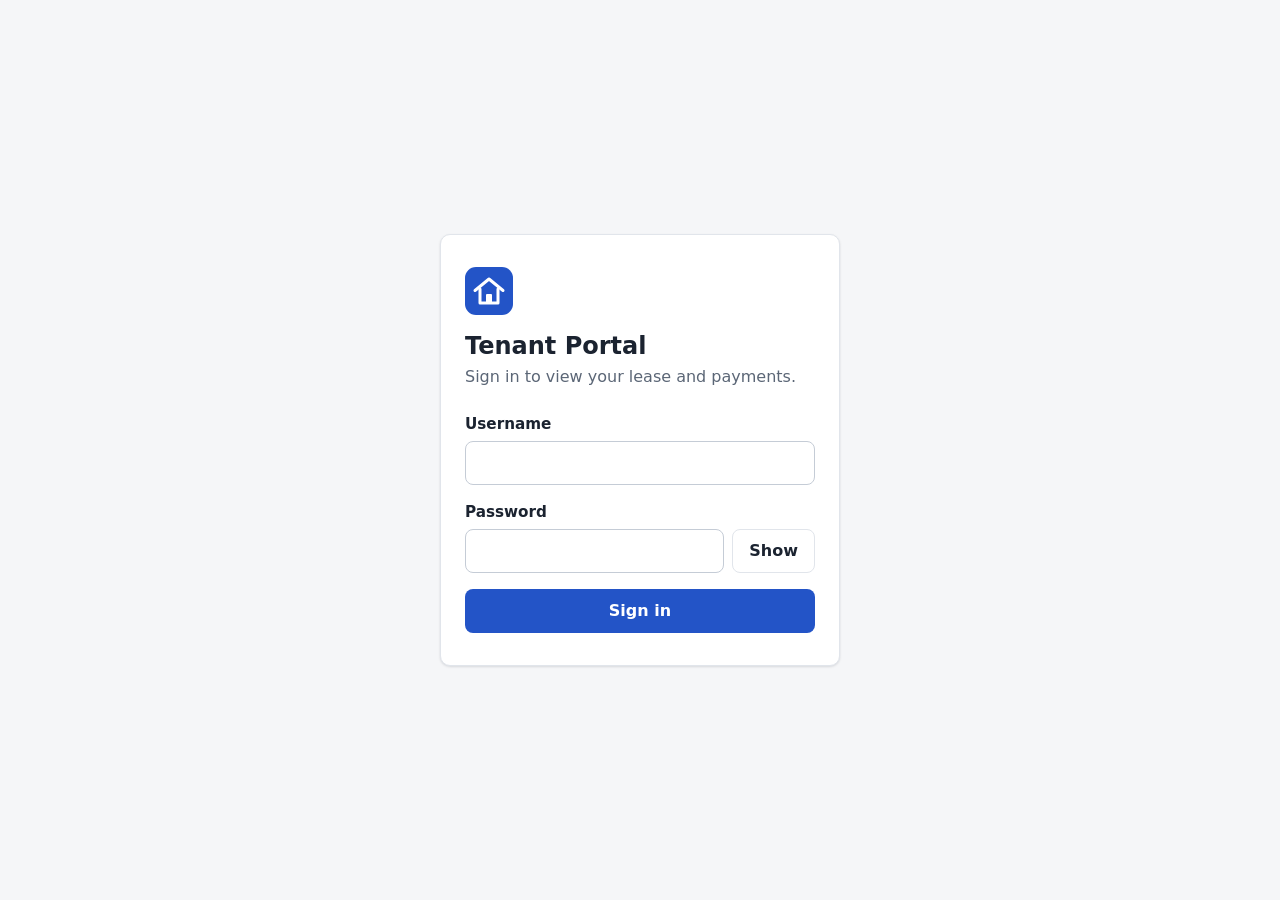
<file: index.html>
<!DOCTYPE html>
<html lang="en">
<head>
  <meta charset="utf-8">
  <meta name="viewport" content="width=device-width, initial-scale=1">
  <meta name="robots" content="noindex, nofollow">
  <title>Tenant Portal – Sign in</title>
  <link rel="icon" href="assets/images/logo.svg" type="image/svg+xml">
  <link rel="stylesheet" href="assets/css/main.css">
  <link rel="stylesheet" href="assets/css/login.css">
</head>
<body class="login-page">
  <main class="login-card">
    <img class="logo" src="assets/images/logo.svg" alt="" width="48" height="48">
    <h1>Tenant Portal</h1>
    <p class="muted">Sign in to view your lease and payments.</p>

    <form id="login-form" novalidate>
      <div class="field">
        <label for="username">Username</label>
        <input id="username" name="username" type="text" autocomplete="username"
               autocapitalize="none" spellcheck="false" required aria-describedby="username-error">
        <p class="field-error" id="username-error" hidden></p>
      </div>

      <div class="field">
        <label for="password">Password</label>
        <div class="input-group">
          <input id="password" name="password" type="password" autocomplete="current-password"
                 required aria-describedby="password-error">
          <button type="button" id="toggle-password" class="btn btn-ghost"
                  aria-label="Show password" aria-pressed="false">Show</button>
        </div>
        <p class="field-error" id="password-error" hidden></p>
      </div>

      <p class="form-error" id="form-error" role="alert" hidden></p>

      <button class="btn btn-primary btn-block" id="login-btn" type="submit">Sign in</button>
    </form>
  </main>

  <script type="module">
    import { initLoginPage } from "./assets/js/auth.js";
    initLoginPage();
  </script>
</body>
</html>
</file>
<file: assets/css/main.css>
/* Base styles shared by all pages. Mobile-first. */

:root {
  --bg: #f5f6f8;
  --surface: #ffffff;
  --text: #1b2330;
  --muted: #5b6676;
  --border: #e1e5eb;
  --accent: #2354c7;
  --accent-hover: #1a43a3;
  --accent-ink: #ffffff;

  --ok: #14693f;
  --ok-bg: #e3f3ea;
  --warn: #8a5300;
  --warn-bg: #fdf0d6;
  --bad: #a52318;
  --bad-bg: #fce7e4;
  --neutral: #465164;
  --neutral-bg: #eceff3;

  --radius: 10px;
  --shadow: 0 1px 2px rgba(16, 24, 40, 0.05), 0 1px 3px rgba(16, 24, 40, 0.08);
  --font: system-ui, -apple-system, "Segoe UI", Roboto, "Helvetica Neue", Arial, sans-serif;
}

*, *::before, *::after { box-sizing: border-box; }

html { -webkit-text-size-adjust: 100%; }

body {
  margin: 0;
  font-family: var(--font);
  font-size: 1rem;
  line-height: 1.5;
  color: var(--text);
  background: var(--bg);
}

h1, h2, h3 { line-height: 1.25; margin: 0; }

.muted { color: var(--muted); }
.text-bad { color: var(--bad); }

:focus-visible {
  outline: 3px solid rgba(35, 84, 199, 0.45);
  outline-offset: 2px;
}

/* Buttons */
.btn {
  display: inline-flex;
  align-items: center;
  justify-content: center;
  gap: 0.4rem;
  min-height: 44px;
  padding: 0.55rem 1rem;
  border: 1px solid transparent;
  border-radius: 8px;
  font: inherit;
  font-weight: 600;
  text-decoration: none;
  cursor: pointer;
}
.btn:disabled { opacity: 0.6; cursor: not-allowed; }
.btn-primary { background: var(--accent); color: var(--accent-ink); }
.btn-primary:hover:not(:disabled) { background: var(--accent-hover); }
.btn-ghost { background: transparent; color: var(--text); border-color: var(--border); }
.btn-ghost:hover:not(:disabled) { background: var(--neutral-bg); }
.btn-link {
  min-height: 0;
  padding: 0.25rem 0;
  background: none;
  color: var(--accent);
  text-decoration: underline;
}
.btn-block { width: 100%; }

/* Status badges: icon + text, never color alone */
.badge {
  display: inline-flex;
  align-items: center;
  gap: 0.3rem;
  padding: 0.15rem 0.6rem;
  border-radius: 999px;
  font-size: 0.85rem;
  font-weight: 600;
  white-space: nowrap;
}
.badge-paid { color: var(--ok); background: var(--ok-bg); }
.badge-partial { color: var(--warn); background: var(--warn-bg); }
.badge-pending { color: var(--neutral); background: var(--neutral-bg); }
.badge-overdue { color: var(--bad); background: var(--bad-bg); }
</file>
<file: assets/css/login.css>
.login-page {
  min-height: 100vh;
  display: grid;
  place-items: center;
  padding: 1rem;
}

.login-card {
  width: 100%;
  max-width: 400px;
  padding: 2rem 1.5rem;
  background: var(--surface);
  border: 1px solid var(--border);
  border-radius: var(--radius);
  box-shadow: var(--shadow);
}

.login-card .logo { display: block; margin-bottom: 1rem; }
.login-card h1 { font-size: 1.5rem; }
.login-card > .muted { margin: 0.25rem 0 1.5rem; }

.field { margin-bottom: 1rem; }
.field label { display: block; margin-bottom: 0.35rem; font-weight: 600; font-size: 0.95rem; }

.field input {
  width: 100%;
  min-height: 44px;
  padding: 0.5rem 0.75rem;
  font: inherit;
  color: var(--text);
  background: #fff;
  border: 1px solid #c5ccd6;
  border-radius: 8px;
}
.field input[aria-invalid="true"] { border-color: var(--bad); }

.input-group { display: flex; gap: 0.5rem; }
.input-group input { flex: 1; min-width: 0; }
.input-group .btn { min-width: 4.5rem; }

.field-error, .form-error { margin: 0.35rem 0 0; font-size: 0.9rem; color: var(--bad); }
.form-error {
  margin: 0 0 1rem;
  padding: 0.6rem 0.75rem;
  background: var(--bad-bg);
  border-radius: 8px;
}

.demo-hint {
  margin: 1.25rem 0 0;
  font-size: 0.85rem;
  color: var(--muted);
  text-align: center;
}
</file>
<file: assets/css/dashboard.css>
/* Hide the shell until the auth guard has passed (the guard itself is in JS). */
.is-locked .container,
.is-locked .topbar { visibility: hidden; }

.topbar {
  background: var(--surface);
  border-bottom: 1px solid var(--border);
}
.topbar-inner {
  max-width: 1000px;
  margin: 0 auto;
  padding: 0.6rem 1rem;
  display: flex;
  align-items: center;
  justify-content: space-between;
  gap: 1rem;
}
.brand { display: flex; align-items: center; gap: 0.6rem; font-weight: 700; }
.topbar-actions { display: flex; align-items: center; gap: 0.75rem; }
.topbar-actions .muted { display: none; }

.container { max-width: 1000px; margin: 0 auto; padding: 1rem; }

.card {
  margin-bottom: 1rem;
  padding: 1.1rem;
  background: var(--surface);
  border: 1px solid var(--border);
  border-radius: var(--radius);
  box-shadow: var(--shadow);
}
.card h2 { font-size: 1.1rem; margin-bottom: 0.9rem; }
.card-head { display: flex; flex-direction: column; gap: 0.6rem; margin-bottom: 0.9rem; }
.card-head h2 { margin: 0; }

.state-box {
  padding: 2rem 1rem;
  text-align: center;
  color: var(--muted);
}
.state-error { color: var(--bad); }
.state-error .btn { margin-top: 0.5rem; }

/* Lease info */
.info-grid {
  margin: 0;
  display: grid;
  grid-template-columns: 1fr 1fr;
  gap: 0.9rem 1rem;
}
.info-grid dt, .stats dt { font-size: 0.8rem; color: var(--muted); }
.info-grid dd, .stats dd { margin: 0; font-weight: 600; }

/* Progress */
.progress-headline { margin: 0 0 0.6rem; font-size: 1.15rem; }
.progress {
  height: 12px;
  background: var(--neutral-bg);
  border-radius: 999px;
  overflow: hidden;
}
.progress-fill { height: 100%; background: var(--ok); border-radius: 999px; }
.stats {
  margin: 1rem 0 0;
  display: grid;
  grid-template-columns: 1fr 1fr;
  gap: 0.9rem 1rem;
}
.stats dd { font-size: 1.15rem; }

/* Filter chips */
.filter { display: flex; flex-wrap: wrap; gap: 0.4rem; }
.chip {
  min-height: 36px;
  padding: 0.3rem 0.85rem;
  font: inherit;
  font-size: 0.9rem;
  color: var(--text);
  background: var(--surface);
  border: 1px solid var(--border);
  border-radius: 999px;
  cursor: pointer;
}
.chip[aria-pressed="true"] { background: var(--accent); border-color: var(--accent); color: var(--accent-ink); }

.empty { padding: 1rem 0; margin: 0; }

/* Tables: mobile = stacked cards */
.records { width: 100%; border-collapse: collapse; }
.records thead { position: absolute; left: -9999px; }
.records tr {
  display: block;
  margin-bottom: 0.75rem;
  padding: 0.5rem 0.9rem;
  border: 1px solid var(--border);
  border-radius: 8px;
}
.records th[scope="row"], .records td {
  display: flex;
  justify-content: space-between;
  align-items: center;
  gap: 1rem;
  padding: 0.4rem 0;
  text-align: right;
  font-weight: 400;
  border-bottom: 1px dashed var(--border);
}
.records th[scope="row"] { font-weight: 700; }
.records tr > :last-child { border-bottom: 0; }
.records th[scope="row"]::before, .records td::before {
  content: attr(data-label);
  flex-shrink: 0;
  font-size: 0.8rem;
  font-weight: 600;
  color: var(--muted);
  text-align: left;
}

/* Receipt modal */
dialog#receipt-modal {
  width: min(92vw, 640px);
  max-height: 90vh;
  padding: 0;
  border: 1px solid var(--border);
  border-radius: var(--radius);
  box-shadow: 0 10px 30px rgba(16, 24, 40, 0.25);
  color: var(--text);
}
dialog#receipt-modal::backdrop { background: rgba(16, 24, 40, 0.55); }
.modal-head, .modal-foot {
  display: flex;
  align-items: center;
  justify-content: space-between;
  gap: 0.75rem;
  padding: 0.75rem 1rem;
}
.modal-head { border-bottom: 1px solid var(--border); }
.modal-head h3 { font-size: 1rem; }
.modal-foot { justify-content: flex-end; border-top: 1px solid var(--border); }
.modal-body { padding: 1rem; text-align: center; overflow: auto; max-height: 65vh; }
.modal-body img { max-width: 100%; height: auto; border: 1px solid var(--border); border-radius: 6px; }
.receipt-error { color: var(--bad); background: var(--bad-bg); padding: 0.75rem; border-radius: 8px; }

/* Larger screens */
@media (min-width: 700px) {
  .topbar-actions .muted { display: inline; }
  .container { padding: 1.5rem; }
  .card { padding: 1.4rem; }
  .card-head { flex-direction: row; align-items: center; justify-content: space-between; }
  .info-grid { grid-template-columns: repeat(3, 1fr); }
  .stats { grid-template-columns: repeat(4, 1fr); }

  .records thead { position: static; }
  .records tr { display: table-row; margin: 0; padding: 0; border: 0; }
  .records th, .records th[scope="row"], .records td {
    display: table-cell;
    padding: 0.65rem 0.6rem;
    text-align: left;
    border-bottom: 1px solid var(--border);
    vertical-align: middle;
  }
  .records thead th {
    font-size: 0.78rem;
    text-transform: uppercase;
    letter-spacing: 0.03em;
    color: var(--muted);
    background: #fafbfc;
  }
  .records th[scope="row"]::before, .records td::before { content: none; }
  .records tr > :last-child { border-bottom: 1px solid var(--border); }
  .records .num { text-align: right; font-variant-numeric: tabular-nums; }
  .table-wrap { overflow-x: auto; }
}

.pagination { display: flex; flex-direction: column; align-items: center; gap: 0.6rem; margin-top: 0.75rem; font-size: 0.9rem; }
.pagination-controls { display: flex; align-items: center; gap: 0.75rem; }
@media (min-width: 700px) { .pagination { flex-direction: row; justify-content: space-between; } }
</file>
